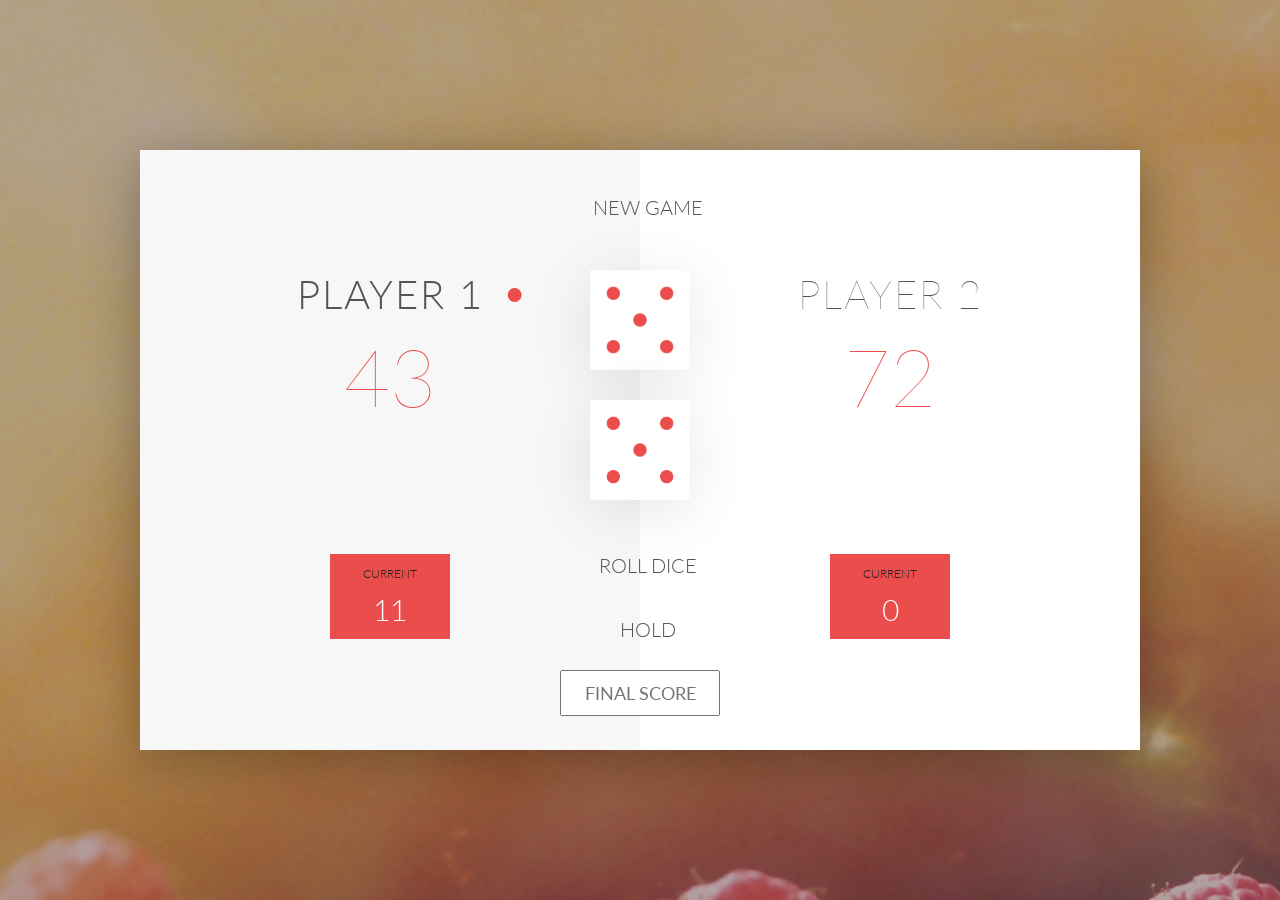
<file: index.html>
<!DOCTYPE html>
<html lang="en">
    <head>
        <meta charset="UTF-8">
        <link href="https://fonts.googleapis.com/css?family=Lato:100,300,600" rel="stylesheet" type="text/css">
        <link href="http://code.ionicframework.com/ionicons/2.0.1/css/ionicons.min.css" rel="stylesheet" type="text/css">
        <link type="text/css" rel="stylesheet" href="style.css">
        
        <title>Pig Game</title>
    </head>

    <body>
        <div class="wrapper clearfix">
            <div class="player-0-panel active">
                <div class="player-name" id="name-0">Player 1</div>
                <div class="player-score" id="score-0">43</div>
                <div class="player-current-box">
                    <div class="player-current-label">Current</div>
                    <div class="player-current-score" id="current-0">11</div>
                </div>
            </div>
            
            <div class="player-1-panel">
                <div class="player-name" id="name-1">Player 2</div>
                <div class="player-score" id="score-1">72</div>
                <div class="player-current-box">
                    <div class="player-current-label">Current</div>
                    <div class="player-current-score" id="current-1">0</div>
                </div>
            </div>
            
            <button class="btn-new"><i class="ion-ios-plus-outline"></i>New game</button>
            <button class="btn-roll"><i class="ion-ios-loop"></i>Roll dice</button>
            <button class="btn-hold"><i class="ion-ios-download-outline"></i>Hold</button>

            <input type="text" placeholder="Final Score" class="final-score">
            
            <img src="dice-5.png" alt="Dice" class="dice" id="dice-1">
            <img src="dice-5.png" alt="Dice" class="dice" id="dice-2">
        </div>
        
       <!-- <script src="app.js"></script>  -->

        <script src="./challenges.js"></script>
    </body>
</html>
</file>
<file: style.css>
/**********************************************
*** GENERAL
**********************************************/

.final-score {
    position: absolute;
    left: 50%;
    transform: translateX(-50%);
    top: 520px;
    color: #555;
    font-size: 18px;
    font-family: 'Lato';
    text-align: center;
    padding: 10px;
    width: 160px;
    text-transform: uppercase;
}

.final-score:focus { outline: none; }

#dice-1 { top: 120px; }
#dice-2 { top: 250px; }


* {
    margin: 0;
    padding: 0;
    box-sizing: border-box;
    
}

.clearfix::after {
    content: "";
    display: table;
    clear: both;
}

body {
    background-image: linear-gradient(rgba(62, 20, 20, 0.4), rgba(62, 20, 20, 0.4)), url(back.jpg);
    background-size: cover;
    background-position: center;
    font-family: Lato;
    font-weight: 300;
    position: relative;
    height: 100vh;
    color: #555;
}

.wrapper {
    width: 1000px;
    position: absolute;
    top: 50%;
    left: 50%;
    transform: translate(-50%, -50%);
    background-color: #fff;
    box-shadow: 0px 10px 50px rgba(0, 0, 0, 0.3);
    overflow: hidden;
}

.player-0-panel,
.player-1-panel {
    width: 50%;
    float: left;
    height: 600px;
    padding: 100px;
}



/**********************************************
*** PLAYERS
**********************************************/

.player-name {
    font-size: 40px;
    text-align: center;
    text-transform: uppercase;
    letter-spacing: 2px;
    font-weight: 100;
    margin-top: 20px;
    margin-bottom: 10px;
    position: relative;
}

.player-score {
    text-align: center;
    font-size: 80px;
    font-weight: 100;
    color: #EB4D4D;
    margin-bottom: 130px;
}

.active { background-color: #f7f7f7; }
.active .player-name { font-weight: 300; }

.active .player-name::after {
    content: "\2022";
    font-size: 47px;
    position: absolute;
    color: #EB4D4D;
    top: -7px;
    right: 10px;
    
}

.player-current-box {
    background-color: #EB4D4D;
    color: #fff;
    width: 40%;
    margin: 0 auto;
    padding: 12px;
    text-align: center;
}

.player-current-label {
    text-transform: uppercase;
    margin-bottom: 10px;
    font-size: 12px;
    color: #222;
}

.player-current-score {
    font-size: 30px;
}

button {
    position: absolute;
    width: 200px;
    left: 50%;
    transform: translateX(-50%);
    color: #555;
    background: none;
    border: none;
    font-family: Lato;
    font-size: 20px;
    text-transform: uppercase;
    cursor: pointer;
    font-weight: 300;
    transition: background-color 0.3s, color 0.3s;
}

button:hover { font-weight: 600; }
button:hover i { margin-right: 20px; }

button:focus {
    outline: none;
}

i {
    color: #EB4D4D;
    display: inline-block;
    margin-right: 15px;
    font-size: 32px;
    line-height: 1;
    vertical-align: text-top;
    margin-top: -4px;
    transition: margin 0.3s;
}

.btn-new { top: 45px;}
.btn-roll { top: 403px;}
.btn-hold { top: 467px;}

.dice {
    position: absolute;
    left: 50%;
    top: 178px;
    transform: translateX(-50%);
    height: 100px;
    box-shadow: 0px 10px 60px rgba(0, 0, 0, 0.10);
}

.winner { background-color: #f7f7f7; }
.winner .player-name { font-weight: 300; color: #EB4D4D; }
</file>
